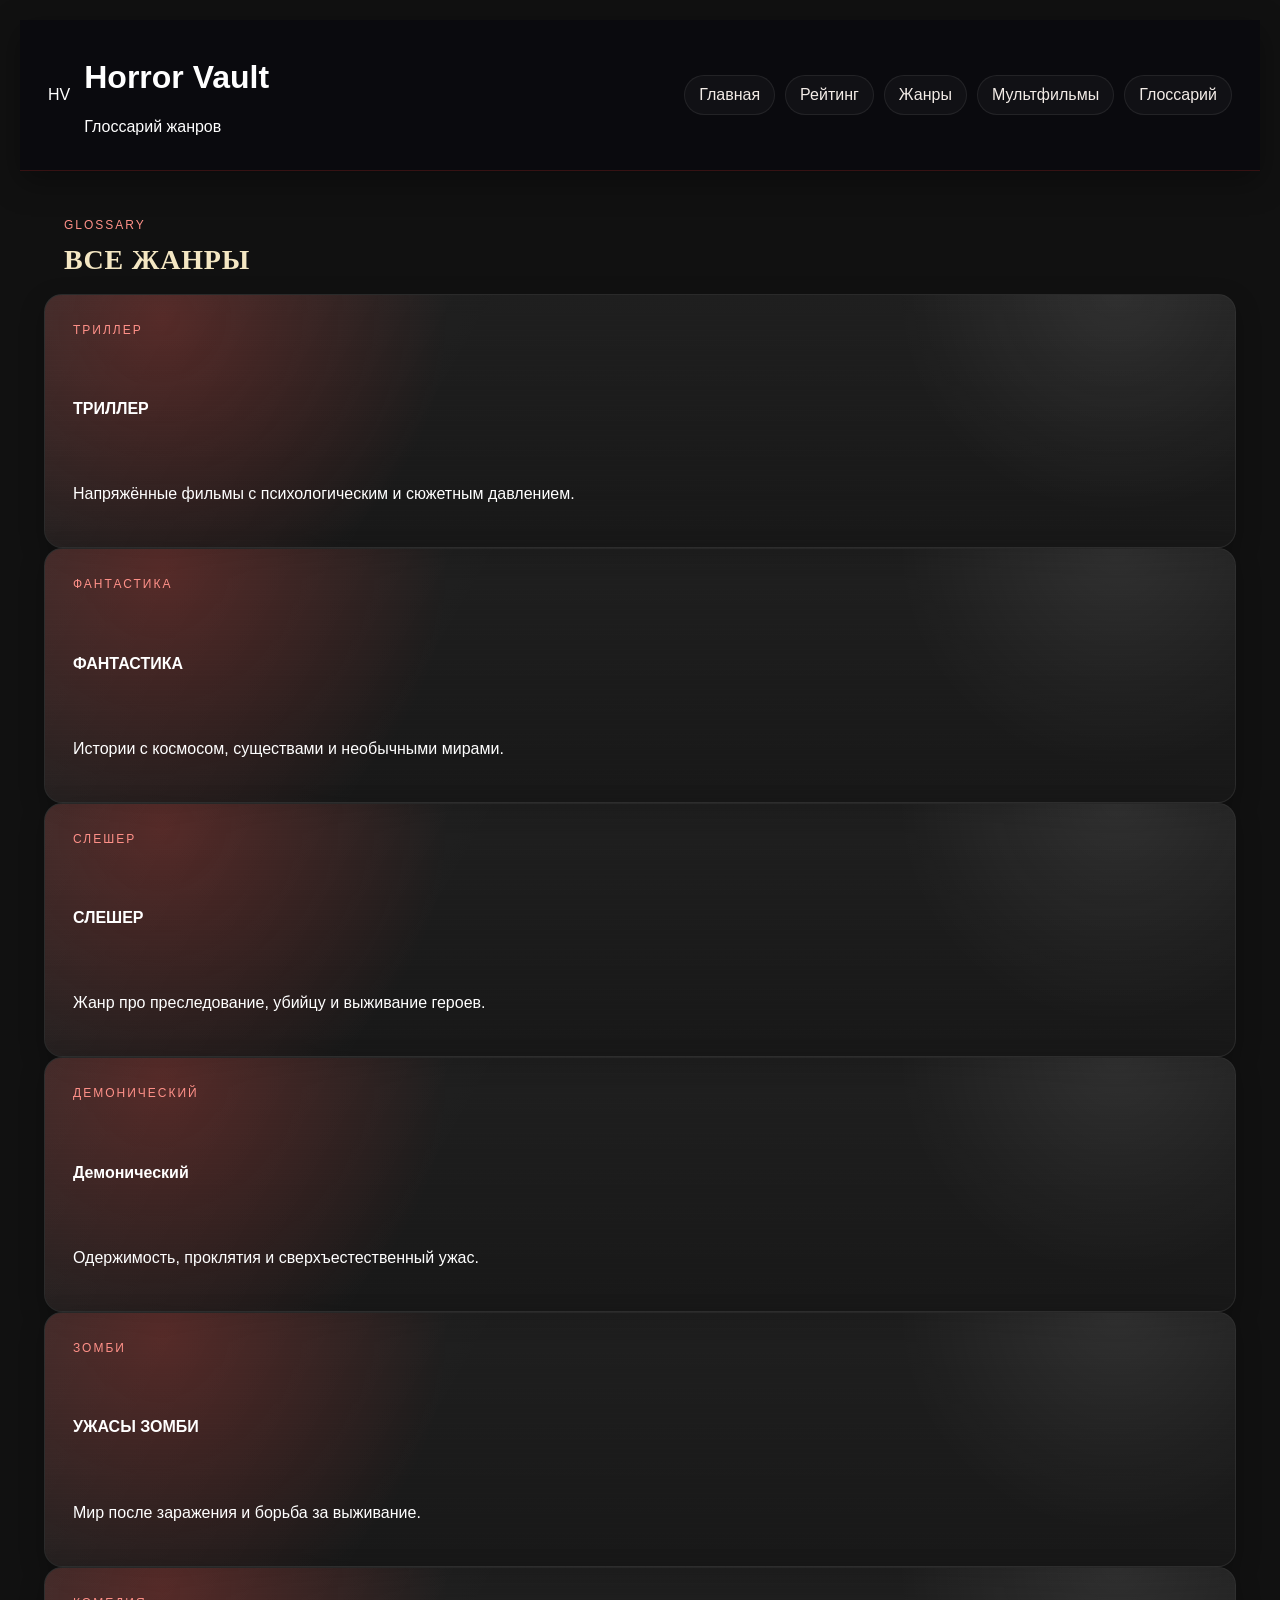
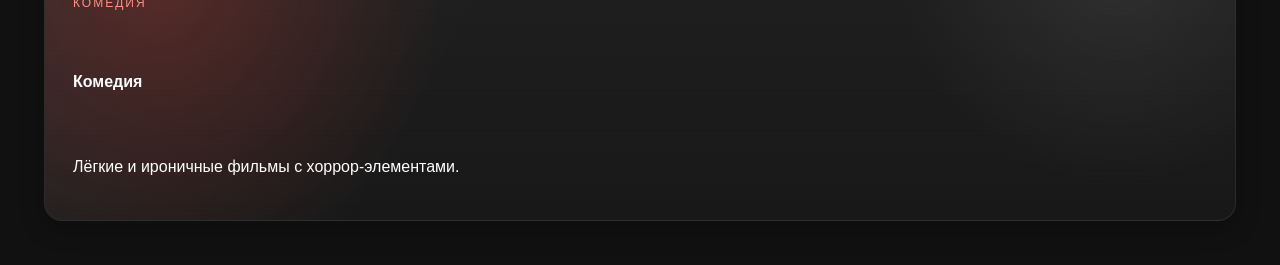
<file: index.html/genre.html>
<!DOCTYPE html>
<html lang="ru">
<head>
  <meta charset="UTF-8" />
  <meta name="viewport" content="width=device-width, initial-scale=1.0" />
  <title>Жанры</title>
  <link rel="stylesheet" href="style.css" />
</head>
<body>
  <div class="bg-glow bg-glow-1"></div>
  <div class="bg-glow bg-glow-2"></div>

  <header class="topbar">
    <div class="brand">
      <div class="brand-mark">HV</div>
      <div>
        <h1>Horror Vault</h1>
        <p>Глоссарий жанров</p>
      </div>
    </div>
    <nav class="topnav">
      <a href="index.html">Главная</a>
      <a href="rating.html">Рейтинг</a>
      <a href="genre.html">Жанры</a>
      <a href="cartoons.html">Мультфильмы</a>
      <a href="series.html>Сериалы</a>
      <a href="glossary.html">Глоссарий</a>
    </nav>
  </header>

  <main class="page">
    <section class="section-head">
      <div>
        <span class="eyebrow">Glossary</span>
        <h3>Все жанры</h3>
      </div>
    </section>

    <section class="movie-grid">
      <article class="movie-card"><span class="eyebrow">Триллер</span><h4>ТРИЛЛЕР</h4><p class="movie-desc">Напряжённые фильмы с психологическим и сюжетным давлением.</p></article>
      <article class="movie-card"><span class="eyebrow">Фантастика</span><h4>ФАНТАСТИКА</h4><p class="movie-desc">Истории с космосом, существами и необычными мирами.</p></article>
      <article class="movie-card"><span class="eyebrow">Слешер</span><h4>СЛЕШЕР</h4><p class="movie-desc">Жанр про преследование, убийцу и выживание героев.</p></article>
      <article class="movie-card"><span class="eyebrow">Демонический</span><h4>Демонический</h4><p class="movie-desc">Одержимость, проклятия и сверхъестественный ужас.</p></article>
      <article class="movie-card"><span class="eyebrow">Зомби</span><h4>УЖАСЫ ЗОМБИ</h4><p class="movie-desc">Мир после заражения и борьба за выживание.</p></article>
      <article class="movie-card"><span class="eyebrow">Комедия</span><h4>Комедия</h4><p class="movie-desc">Лёгкие и ироничные фильмы с хоррор-элементами.</p></article>
    </section>
  </main>
</body>
</html>
</file>
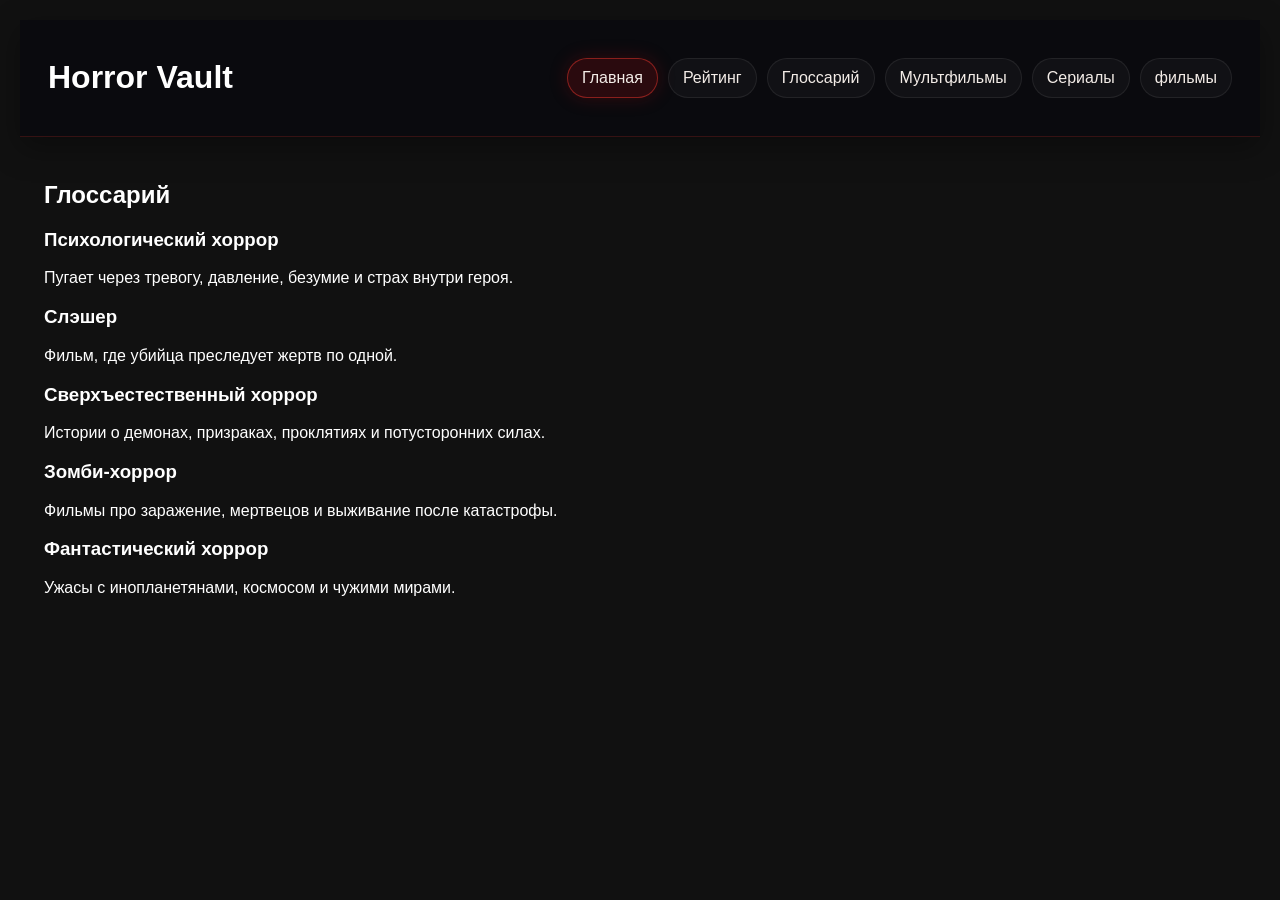
<file: index.html/glossary.html>
<!DOCTYPE html>
<html lang="ru">
<head>
  <meta charset="UTF-8" />
  <meta name="viewport" content="width=device-width, initial-scale=1.0" />
  <title>Глоссарий жанров</title>
  <link rel="stylesheet" href="style.css" />
</head>
<body>
  <header class="topbar">
    <div class="brand"><h1>Horror Vault</h1></div>
    <nav class="topnav">
    <a href="index.html" class="active">Главная</a>
      <a href="rating.html">Рейтинг</a>
      <a href="glossary.html">Глоссарий</a>
      <a href="cartoons.html">Мультфильмы</a>
      <a href="series.html">Сериалы</a>
      <a href="kino.html">фильмы</a>
    </nav>
  </header>

  <main class="page">
    <h2>Глоссарий</h2>
    <div id="glossaryList"></div>
  </main>

  <script src="movie.js"></script>
</body>
</html>
</file>
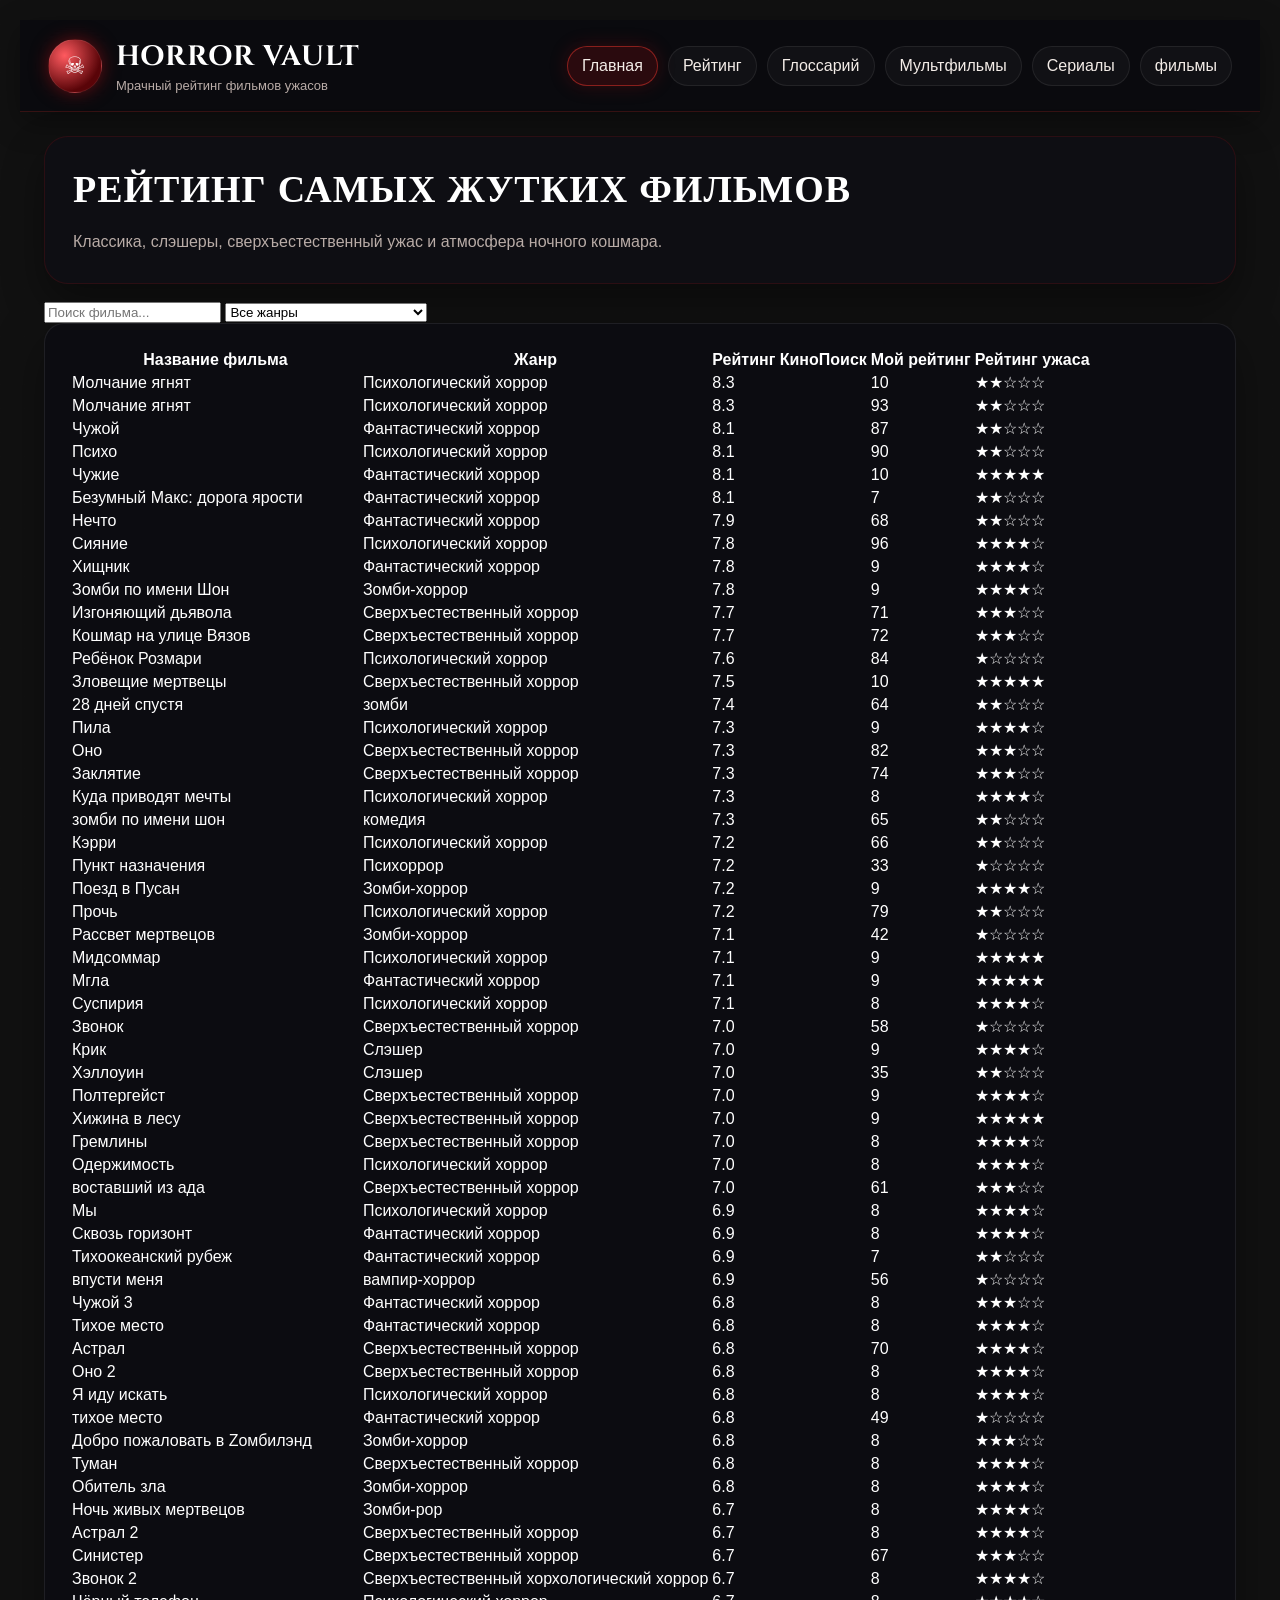
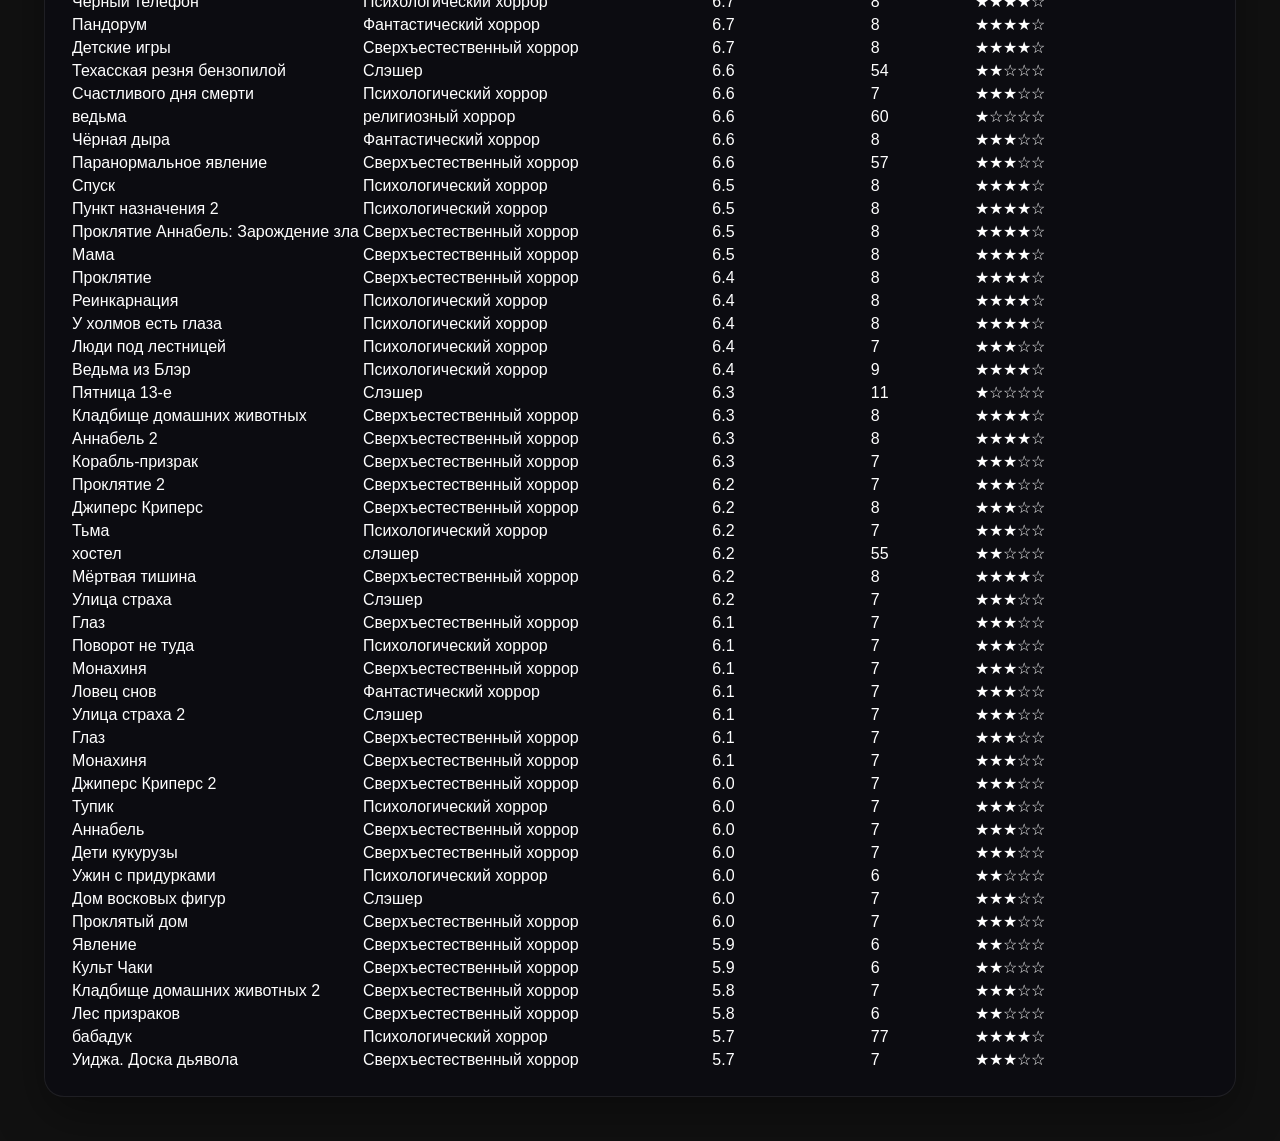
<file: index.html/rating.html>
<!DOCTYPE html>
<html lang="ru">
<head>
  <meta charset="UTF-8" />
  <meta name="viewport" content="width=device-width, initial-scale=1.0" />
  <title>Horror Vault</title>
  <link rel="preconnect" href="https://fonts.googleapis.com">
  <link rel="preconnect" href="https://fonts.gstatic.com" crossorigin>
  <link href="https://fonts.googleapis.com/css2?family=Cinzel:wght@500;700&family=Inter:wght@400;500;700&display=swap" rel="stylesheet">
  <link rel="stylesheet" href="style.css" />
</head>
<body>
  <div class="bg-noise"></div>

  <header class="topbar">
    <div class="brand">
      <div class="logo-mark">☠</div>
      <div class="brand-text">
        <h1>Horror Vault</h1>
        <p>Мрачный рейтинг фильмов ужасов</p>
      </div>
    </div>

    <nav class="topnav">
      <a href="index.html" class="active">Главная</a>
      <a href="rating.html">Рейтинг</a>
      <a href="glossary.html">Глоссарий</a>
      <a href="cartoons.html">Мультфильмы</a>
      <a href="series.html">Сериалы</a>
      <a href="kino.html">фильмы</a>
    </nav>
  </header>

  <main class="page">
    <section class="hero">
      <div>
        <h2>Рейтинг самых жутких фильмов</h2>
        <p>Классика, слэшеры, сверхъестественный ужас и атмосфера ночного кошмара.</p>
      </div>
    </section>

    <section class="filters">
      <input id="searchInput" type="text" placeholder="Поиск фильма..." />
      <select id="genreFilter">
        <option value="">Все жанры</option>
        <option value="Слэшер">Слэшер</option>
        <option value="Психологический хоррор">Психологический хоррор</option>
        <option value="Сверхъестественный хоррор">Сверхъестественный хоррор</option>
        <option value="Зомби-хоррор">Зомби-хоррор</option>
        <option value="Фантастический хоррор">Фантастический хоррор</option>
      </select>
    </section>

    <section class="panel">
      <table class="rating-table" id="ratingTable">
        <thead>
          <tr>
            <th data-col="film" style="cursor:pointer;">Название фильма</th>
            <th data-col="genre" style="cursor:pointer;">Жанр</th>
            <th data-col="kinopoisk" style="cursor:pointer;">Рейтинг КиноПоиск</th>
            <th data-col="myRating" style="cursor:pointer;">Мой рейтинг</th>
            <th data-col="horrorRate" style="cursor:pointer;">Рейтинг ужаса</th>
          </tr>
        </thead>
        <tbody id="movieTableBody"></tbody>
      </table>
    </section>
  </main>

  <script src="movie.js"></script>
</body>
</html>
</file>
<file: index.html/style.css>
:root{
  --bg:#050507;
  --panel:#111118;
  --text:#f3ece7;
  --muted:#b9aca7;
  --accent:#b11217;
  --accent2:#ff3b30;
  --line:rgba(255,59,48,.18);
}

*{box-sizing:border-box}
html,body{margin:0;padding:0}
body{
  min-height:100vh;
  font-family:Inter,system-ui,sans-serif;
  color:var(--text);
  background:
    radial-gradient(circle at top, rgba(177,18,23,.22), transparent 30%),
    linear-gradient(180deg, #0a0a0f 0%, #050506 100%);
}

.bg-noise{
  position:fixed;
  inset:0;
  pointer-events:none;
  opacity:.08;
  background-image:linear-gradient(rgba(255,255,255,.05) 1px, transparent 1px), linear-gradient(90deg, rgba(255,255,255,.05) 1px, transparent 1px);
  background-size:24px 24px;
  z-index:0;
}

.topbar,.page{position:relative;z-index:1}

.topbar{
  display:flex;
  justify-content:space-between;
  align-items:center;
  gap:20px;
  padding:18px 28px;
  background:rgba(10,10,14,.88);
  border-bottom:1px solid var(--line);
  backdrop-filter:blur(12px);
  box-shadow:0 10px 30px rgba(0,0,0,.35);
}

.brand{display:flex;align-items:center;gap:14px}
.logo-mark{
  width:54px;height:54px;border-radius:50%;
  display:grid;place-items:center;font-size:24px;color:#fff;
  background:radial-gradient(circle at 30% 30%, #ff5a5f, #590408 70%);
  box-shadow:0 0 18px rgba(177,18,23,.55);
  border:1px solid rgba(255,255,255,.08);
}
.brand-text h1{
  margin:0;font-family:Cinzel,serif;font-size:28px;letter-spacing:1px;text-transform:uppercase;
}
.brand-text p{margin:3px 0 0;color:var(--muted);font-size:13px}

.topnav{display:flex;flex-wrap:wrap;gap:10px}
.topnav a{
  color:var(--text);text-decoration:none;padding:10px 14px;
  border:1px solid rgba(255,255,255,.08);border-radius:999px;background:rgba(255,255,255,.03);
}
.topnav a:hover,.topnav a.active{
  background:rgba(177,18,23,.2);
  border-color:rgba(255,59,48,.45);
  box-shadow:0 0 18px rgba(177,18,23,.25);
}

.page{max-width:1280px;margin:0 auto;padding:30px 20px 60px}

.hero,.panel{
  background:rgba(14,14,20,.94);
  border:1px solid rgba(177,18,23,.18);
  border-radius:24px;
  box-shadow:0 18px 40px rgba(0,0,0,.4);
}

.hero{
  padding:28px;
  margin-bottom:18px;
}

.hero-split{
  display:grid;
  grid-template-columns:1.2fr .8fr;
  gap:24px;
  align-items:center;
}

.eyebrow{
  display:inline-block;
  margin-bottom:12px;
  color:#ff9189;
  font-size:12px;
  letter-spacing:2px;
  text-transform:uppercase;
}

.hero h2{
  margin:0 0 12px;
  font-family:Cinzel,serif;
  text-transform:uppercase;
  font-size:38px;
  letter-spacing:1px;
}

.hero p{margin:0;color:var(--muted);line-height:1.7;max-width:800px}

.hero-copy{display:flex;flex-direction:column;gap:16px}
.hero-actions{display:flex;gap:12px;flex-wrap:wrap}
.btn{
  border:none;border-radius:14px;padding:13px 18px;
  cursor:pointer;text-decoration:none;font-weight:700;
}
.btn-primary{
  background:linear-gradient(135deg, var(--accent), var(--accent2));
  color:#fff;
  box-shadow:0 10px 24px rgba(177,18,23,.28);
}
.btn-ghost{
  background:rgba(255,255,255,.04);
  color:var(--text);
  border:1px solid rgba(255,255,255,.1);
}

.hero-poster-wrap {
  position: relative;
  width: 100%;
  max-width: 380px;
  height: 520px;
  margin: 0 auto;
  border-radius: 22px;
  overflow: hidden;
  border: 1px solid rgba(255, 59, 48, 0.15);
  background: #09090d;
}

.hero-poster {
  width: 100%;
  height: 100%;
  object-fit: contain;
  display: block;
  background: #09090d;
}

.poster-label {
  position: absolute;
  top: 14px;
  left: 14px;
  z-index: 5;
  padding: 8px 12px;
  border-radius: 999px;
  background: rgba(0, 0, 0, 0.65);
  color: #fff;
  font-size: 12px;
  letter-spacing: 1px;
  text-transform: uppercase;
  pointer-events: none;
}

.grid-two{
  display:grid;
  grid-template-columns:1fr 1fr;
  gap:18px;
  margin-bottom:18px;
}

.section-head{
  display:flex;
  justify-content:space-between;
  align-items:end;
  gap:16px;
  padding:20px 20px 0;
}
.section-head h3{
  margin:0;
  font-family:Cinzel,serif;
  text-transform:uppercase;
  letter-spacing:.8px;
  font-size:20px;
}
.section-head p{margin:0;color:var(--muted);font-size:13px}

.top3-row{
  display:flex;
  gap:14px;
  padding:20px;
  overflow-x:auto;
}
.mini-card{
  min-width:220px;
  background:rgba(255,255,255,.03);
  border:1px solid rgba(255,255,255,.08);
  border-radius:18px;
  padding:14px;
  text-decoration:none;
  color:var(--text);
}
.mini-card img{
  width:100%;
  height:220px;
  object-fit:cover;
  border-radius:14px;
  margin-bottom:12px;
  filter:brightness(.82) contrast(1.05);
}
.mini-card h4{margin:0 0 6px;font-size:16px}
.mini-card p{margin:0;color:var(--muted);font-size:13px;line-height:1.5}

.fact-card,.news-list,.poll,.release-list,.disclaimer{padding:20px}
.fact-card{color:var(--text);line-height:1.7}
.news-list{display:grid;gap:14px}
.news-item{
  padding:14px 16px;border-radius:16px;
  background:rgba(255,255,255,.03);
  border:1px solid rgba(255,255,255,.07);
}
.news-date{display:block;color:#ff9a93;font-size:12px;margin-bottom:6px}
.news-item h4{margin:0;font-size:15px;line-height:1.5;font-weight:500}

.poll{display:grid;gap:12px}
.poll label{
  display:flex;gap:10px;align-items:center;
  padding:12px 14px;border-radius:14px;
  background:rgba(255,255,255,.03);
  border:1px solid rgba(255,255,255,.07);
}
.poll-result{color:#ffb4ad;min-height:24px}

.release-list{display:grid;gap:12px}
.release-item{
  display:flex;justify-content:space-between;gap:14px;
  padding:12px 14px;border-radius:14px;
  background:rgba(255,255,255,.03);
  border:1px solid rgba(255,255,255,.07);
}
.release-item strong{color:#ffb4ad}
.release-item span{color:var(--muted)}

.spotlight{margin-top:18px}
.disclaimer{
  margin:0;
  text-align:center;
  font-family:Cinzel,serif;
  text-transform:uppercase;
  letter-spacing:2px;
  color:#ff7d75;
}

@media (max-width: 860px){
  .topbar{flex-direction:column;align-items:flex-start}
  .hero-split,.grid-two{grid-template-columns:1fr}
  .hero h2{font-size:28px}
  .release-item{flex-direction:column}
}
.movie-page {
  min-height: 100vh;
  padding: 40px 20px 70px;
  display: flex;
  align-items: center;
  justify-content: center;
  background:
    radial-gradient(circle at top, rgba(177, 18, 23, 0.18), transparent 34%),
    linear-gradient(180deg, #07070a 0%, #040405 100%);
}

.movie-card {
  width: 100%;
  max-width: 1180px;
  display: grid;
  grid-template-columns: 360px 1fr;
  gap: 30px;
  padding: 28px;
  border-radius: 30px;
  background: rgba(14, 14, 20, 0.96);
  border: 1px solid rgba(255, 59, 48, 0.18);
  box-shadow: 0 24px 70px rgba(0, 0, 0, 0.58);
  position: relative;
  overflow: hidden;
}

.movie-card::before {
  content: "";
  position: absolute;
  inset: 0;
  background: linear-gradient(135deg, rgba(255,255,255,0.05), transparent 35%);
  pointer-events: none;
}

.movie-card-poster {
  width: 100%;
  height: 560px;
  object-fit: cover;
  border-radius: 24px;
  display: block;
  background: #0b0b0f;
  box-shadow: 0 18px 35px rgba(0, 0, 0, 0.45);
}

.movie-card-info {
  position: relative;
  z-index: 1;
  display: flex;
  flex-direction: column;
  gap: 18px;
  padding: 8px 6px 8px 0;
}

.movie-card-info h1 {
  margin: 0;
  font-family: Cinzel, serif;
  font-size: 48px;
  line-height: 1.04;
  letter-spacing: 1px;
  text-transform: uppercase;
  color: #fff;
}

.movie-card-genre {
  margin: 0;
  display: inline-flex;
  width: fit-content;
  padding: 7px 12px;
  border-radius: 999px;
  background: rgba(255, 59, 48, 0.12);
  border: 1px solid rgba(255, 59, 48, 0.24);
  color: #ffb4ad;
  font-size: 13px;
  letter-spacing: 1px;
  text-transform: uppercase;
}

.movie-card-meta {
  display: grid;
  grid-template-columns: repeat(2, minmax(0, 1fr));
  gap: 12px;
}

.meta-item {
  padding: 14px 16px;
  border-radius: 18px;
  background: rgba(255, 255, 255, 0.04);
  border: 1px solid rgba(255, 255, 255, 0.06);
}

.meta-item span {
  display: block;
  color: #ffb4ad;
  font-size: 12px;
  letter-spacing: 1px;
  text-transform: uppercase;
  margin-bottom: 6px;
}

.meta-item strong {
  color: #fff;
  font-size: 16px;
}

.movie-card-section {
  padding: 18px 20px;
  border-radius: 20px;
  background: rgba(255, 255, 255, 0.035);
  border: 1px solid rgba(255, 255, 255, 0.06);
}

.movie-card-section h3 {
  margin: 0 0 10px;
  font-family: Cinzel, serif;
  font-size: 20px;
  text-transform: uppercase;
  letter-spacing: 1px;
  color: #fff;
}

.movie-card-section p {
  margin: 0;
  color: #ddd4cf;
  line-height: 1.8;
  font-size: 15px;
}

.movie-card-quote {
  margin: 0;
  padding: 18px 20px;
  border-left: 4px solid #ff3b30;
  background: rgba(255, 255, 255, 0.04);
  border-radius: 18px;
  color: #fff;
  font-style: italic;
}

.movie-card-badges {
  display: flex;
  flex-wrap: wrap;
  gap: 10px;
}

.badge {
  display: inline-flex;
  align-items: center;
  gap: 8px;
  padding: 9px 14px;
  border-radius: 999px;
  background: rgba(255, 59, 48, 0.10);
  border: 1px solid rgba(255, 59, 48, 0.18);
  color: #fff;
  font-size: 13px;
}

.movie-card-bottom {
  display: grid;
  grid-template-columns: 1fr 1fr;
  gap: 16px;
}

.cast-list, .facts-list {
  padding: 18px 20px;
  border-radius: 20px;
  background: rgba(255, 255, 255, 0.035);
  border: 1px solid rgba(255, 255, 255, 0.06);
}

.cast-list h3, .facts-list h3 {
  margin: 0 0 12px;
  font-family: Cinzel, serif;
  text-transform: uppercase;
  font-size: 18px;
  letter-spacing: 1px;
}

.cast-list ul, .facts-list ul {
  margin: 0;
  padding-left: 18px;
  color: #ddd4cf;
  line-height: 1.75;
}

@media (max-width: 980px) {
  .movie-card {
    grid-template-columns: 1fr;
  }

  .movie-card-poster {
    height: 440px;
  }

  .movie-card-info h1 {
    font-size: 34px;
  }

  .movie-card-bottom {
    grid-template-columns: 1fr;
  }
}

@media (max-width: 520px) {
  .movie-page {
    padding: 18px 12px 40px;
  }

  .movie-card {
    padding: 16px;
    border-radius: 22px;
  }

  .movie-card-poster {
    height: 360px;
  }

  .movie-card-info h1 {
    font-size: 28px;
  }

  .movie-card-meta {
    grid-template-columns: 1fr;
  }
}
.movie-page {
  min-height: 100vh;
  padding: 40px 16px 70px;
  display: flex;
  align-items: center;
  justify-content: center;
  background:
    radial-gradient(circle at top, rgba(177, 18, 23, 0.22), transparent 30%),
    radial-gradient(circle at bottom, rgba(0, 0, 0, 0.75), transparent 35%),
    linear-gradient(180deg, #07070a 0%, #020203 100%);
}

.movie-card {
  width: 100%;
  max-width: 1240px;
  position: relative;
  overflow: hidden;
  display: grid;
  grid-template-columns: 380px 1fr;
  gap: 28px;
  padding: 28px;
  border-radius: 32px;
  background:
    linear-gradient(145deg, rgba(23, 23, 31, 0.98), rgba(8, 8, 11, 0.98));
  border: 1px solid rgba(255, 59, 48, 0.18);
  box-shadow:
    0 30px 90px rgba(0, 0, 0, 0.65),
    inset 0 1px 0 rgba(255, 255, 255, 0.04);
}

.movie-card::before {
  content: "";
  position: absolute;
  inset: 0;
  background:
    linear-gradient(115deg, rgba(255, 255, 255, 0.06), transparent 30%),
    radial-gradient(circle at 20% 20%, rgba(255, 59, 48, 0.12), transparent 35%);
  pointer-events: none;
}

.movie-card::after {
  content: "";
  position: absolute;
  inset: 0;
  background-image: linear-gradient(rgba(255,255,255,0.03) 1px, transparent 1px);
  background-size: 100% 4px;
  opacity: 0.07;
  pointer-events: none;
}

.movie-card-poster {
  width: 100%;
  height: 560px;
  object-fit: cover;
  display: block;
  border-radius: 26px;
  background: #0a0a0d;
  border: 1px solid rgba(255, 255, 255, 0.06);
  box-shadow:
    0 18px 40px rgba(0, 0, 0, 0.6),
    0 0 0 1px rgba(255, 59, 48, 0.08);
  filter: saturate(0.9) contrast(1.06) brightness(0.85);
}

.movie-card-info {
  position: relative;
  z-index: 1;
  display: flex;
  flex-direction: column;
  gap: 18px;
  padding: 8px 6px 8px 0;
}

.movie-card-info h1 {
  margin: 0;
  font-family: Cinzel, serif;
  font-size: 54px;
  line-height: 1;
  letter-spacing: 1.5px;
  text-transform: uppercase;
  color: #fff;
  text-shadow:
    0 0 18px rgba(255, 59, 48, 0.18),
    0 8px 20px rgba(0, 0, 0, 0.55);
}

.movie-card-genre {
  margin: 0;
  display: inline-flex;
  width: fit-content;
  padding: 8px 14px;
  border-radius: 999px;
  background: rgba(255, 59, 48, 0.12);
  border: 1px solid rgba(255, 59, 48, 0.24);
  color: #ffb7b2;
  font-size: 12px;
  letter-spacing: 2px;
  text-transform: uppercase;
}

.movie-card-meta {
  display: grid;
  grid-template-columns: repeat(2, minmax(0, 1fr));
  gap: 12px;
}

.meta-item {
  padding: 16px 18px;
  border-radius: 18px;
  background: rgba(255, 255, 255, 0.04);
  border: 1px solid rgba(255, 255, 255, 0.07);
  box-shadow: inset 0 1px 0 rgba(255,255,255,0.03);
}

.meta-item span {
  display: block;
  margin-bottom: 8px;
  color: #ff8f88;
  font-size: 11px;
  letter-spacing: 1.7px;
  text-transform: uppercase;
}

.meta-item strong {
  color: #fff;
  font-size: 16px;
  line-height: 1.45;
}

.movie-card-section {
  padding: 20px 22px;
  border-radius: 22px;
  background:
    linear-gradient(180deg, rgba(255,255,255,0.04), rgba(255,255,255,0.025));
  border: 1px solid rgba(255, 255, 255, 0.06);
  position: relative;
}

.movie-card-section h3 {
  margin: 0 0 12px;
  font-family: Cinzel, serif;
  text-transform: uppercase;
  letter-spacing: 1.3px;
  font-size: 18px;
  color: #fff;
}

.movie-card-section p {
  margin: 0;
  color: #d8cdc8;
  line-height: 1.85;
  font-size: 15px;
}

.movie-card-quote {
  margin: 0;
  padding: 18px 20px;
  border-left: 4px solid #ff3b30;
  background: rgba(255, 255, 255, 0.035);
  border-radius: 18px;
  color: #fff;
  font-style: italic;
  line-height: 1.75;
}

.movie-card-badges {
  display: flex;
  flex-wrap: wrap;
  gap: 10px;
}

.badge {
  display: inline-flex;
  align-items: center;
  gap: 8px;
  padding: 9px 14px;
  border-radius: 999px;
  background: rgba(255, 59, 48, 0.10);
  border: 1px solid rgba(255, 59, 48, 0.18);
  color: #fff;
  font-size: 13px;
}

.movie-card-bottom {
  display: grid;
  grid-template-columns: 1fr 1fr;
  gap: 16px;
}

.cast-list,
.facts-list {
  padding: 20px 22px;
  border-radius: 22px;
  background: rgba(255, 255, 255, 0.035);
  border: 1px solid rgba(255, 255, 255, 0.06);
}

.cast-list h3,
.facts-list h3 {
  margin: 0 0 12px;
  font-family: Cinzel, serif;
  text-transform: uppercase;
  letter-spacing: 1.2px;
  font-size: 17px;
  color: #fff;
}

.cast-list ul,
.facts-list ul {
  margin: 0;
  padding-left: 18px;
  color: #d8cdc8;
  line-height: 1.8;
}

@media (max-width: 1024px) {
  .movie-card {
    grid-template-columns: 1fr;
  }

  .movie-card-poster {
    height: 460px;
  }

  .movie-card-info h1 {
    font-size: 36px;
  }
}

@media (max-width: 640px) {
  .movie-page {
    padding: 16px 10px 36px;
  }

  .movie-card {
    padding: 14px;
    border-radius: 24px;
    gap: 16px;
  }

  .movie-card-poster {
    height: 360px;
    border-radius: 20px;
  }

  .movie-card-info h1 {
    font-size: 28px;
  }

  .movie-card-meta,
  .movie-card-bottom {
    grid-template-columns: 1fr;
  }
}
body {
  margin: 0;
  background:
    radial-gradient(circle at top, rgba(255, 0, 0, 0.12), transparent 28%),
    radial-gradient(circle at bottom, rgba(0, 0, 0, 0.8), transparent 38%),
    linear-gradient(180deg, #050507 0%, #010102 100%);
  color: #f2e9e4;
  font-family: Inter, Arial, sans-serif;
}

.movie-page {
  min-height: 100vh;
  padding: 32px 14px 60px;
  display: flex;
  align-items: center;
  justify-content: center;
  background: transparent;
}

.movie-card {
  width: min(1240px, 100%);
  display: grid;
  grid-template-columns: 390px 1fr;
  gap: 30px;
  padding: 28px;
  border-radius: 34px;
  position: relative;
  overflow: hidden;
  background:
    linear-gradient(145deg, rgba(18, 18, 24, 0.98), rgba(6, 6, 8, 0.98));
  border: 1px solid rgba(255, 59, 48, 0.22);
  box-shadow:
    0 28px 90px rgba(0, 0, 0, 0.7),
    0 0 0 1px rgba(255, 255, 255, 0.02) inset;
  isolation: isolate;
}

.movie-card::before {
  content: "";
  position: absolute;
  inset: -2px;
  background:
    radial-gradient(circle at 10% 10%, rgba(255, 59, 48, 0.22), transparent 26%),
    radial-gradient(circle at 90% 0%, rgba(255, 255, 255, 0.08), transparent 20%),
    linear-gradient(120deg, rgba(255,255,255,0.05), transparent 35%);
  z-index: -1;
  pointer-events: none;
}

.movie-card::after {
  content: "";
  position: absolute;
  inset: 0;
  background-image: linear-gradient(rgba(255,255,255,0.03) 1px, transparent 1px);
  background-size: 100% 5px;
  opacity: 0.08;
  pointer-events: none;
}

.movie-card-poster {
  width: 100%;
  height: 590px;
  object-fit: cover;
  display: block;
  border-radius: 26px;
  background: #0b0b0e;
  border: 1px solid rgba(255, 255, 255, 0.08);
  box-shadow:
    0 20px 50px rgba(0, 0, 0, 0.62),
    0 0 0 1px rgba(255, 59, 48, 0.10);
  filter: saturate(0.92) contrast(1.08) brightness(0.82);
}

.movie-card-info {
  position: relative;
  z-index: 1;
  display: flex;
  flex-direction: column;
  gap: 16px;
  padding-right: 8px;
}

.movie-card-info h1 {
  margin: 0;
  font-family: Cinzel, serif;
  font-size: 54px;
  line-height: 0.98;
  letter-spacing: 1.2px;
  text-transform: uppercase;
  color: #fff;
  text-shadow: 0 0 18px rgba(255, 59, 48, 0.16);
}

.movie-card-genre {
  margin: 0;
  display: inline-flex;
  width: fit-content;
  padding: 8px 14px;
  border-radius: 999px;
  background: rgba(255, 59, 48, 0.14);
  border: 1px solid rgba(255, 59, 48, 0.22);
  color: #ffbeb8;
  font-size: 12px;
  letter-spacing: 2px;
  text-transform: uppercase;
}

.movie-card-meta {
  display: grid;
  grid-template-columns: repeat(2, minmax(0, 1fr));
  gap: 12px;
}

.meta-item {
  padding: 15px 16px;
  border-radius: 18px;
  background: rgba(255, 255, 255, 0.04);
  border: 1px solid rgba(255, 255, 255, 0.06);
}

.meta-item span {
  display: block;
  margin-bottom: 7px;
  color: #ff928a;
  font-size: 11px;
  letter-spacing: 1.6px;
  text-transform: uppercase;
}

.meta-item strong {
  color: #fff;
  font-size: 16px;
  line-height: 1.4;
}

.movie-card-section {
  padding: 18px 20px;
  border-radius: 22px;
  background: rgba(255, 255, 255, 0.035);
  border: 1px solid rgba(255, 255, 255, 0.06);
}

.movie-card-section h3 {
  margin: 0 0 10px;
  font-family: Cinzel, serif;
  text-transform: uppercase;
  font-size: 18px;
  letter-spacing: 1.2px;
  color: #fff;
}

.movie-card-section p {
  margin: 0;
  color: #ddd2cc;
  line-height: 1.85;
  font-size: 15px;
}

.movie-card-quote {
  margin: 0;
  padding: 18px 20px;
  border-left: 4px solid #ff3b30;
  background: rgba(255, 255, 255, 0.04);
  border-radius: 18px;
  color: #fff;
  font-style: italic;
  line-height: 1.75;
}

.movie-card-badges {
  display: flex;
  flex-wrap: wrap;
  gap: 10px;
}

.badge {
  display: inline-flex;
  align-items: center;
  gap: 8px;
  padding: 9px 14px;
  border-radius: 999px;
  background: rgba(255, 59, 48, 0.12);
  border: 1px solid rgba(255, 59, 48, 0.18);
  color: #fff;
  font-size: 13px;
}

.movie-card-bottom {
  display: grid;
  grid-template-columns: 1fr 1fr;
  gap: 16px;
}

.cast-list,
.facts-list {
  padding: 18px 20px;
  border-radius: 22px;
  background: rgba(255, 255, 255, 0.035);
  border: 1px solid rgba(255, 255, 255, 0.06);
}

.cast-list h3,
.facts-list h3 {
  margin: 0 0 12px;
  font-family: Cinzel, serif;
  text-transform: uppercase;
  font-size: 17px;
  letter-spacing: 1.1px;
  color: #fff;
}

.cast-list ul,
.facts-list ul {
  margin: 0;
  padding-left: 18px;
  color: #ddd2cc;
  line-height: 1.8;
}

@media (max-width: 1024px) {
  .movie-card {
    grid-template-columns: 1fr;
  }

  .movie-card-poster {
    height: 450px;
  }

  .movie-card-info h1 {
    font-size: 38px;
  }
}

@media (max-width: 640px) {
  .movie-page {
    padding: 12px 10px 34px;
  }

  .movie-card {
    padding: 14px;
    border-radius: 24px;
    gap: 16px;
  }

  .movie-card-poster {
    height: 360px;
    border-radius: 20px;
  }

  .movie-card-info h1 {
    font-size: 28px;
  }

  .movie-card-meta,
  .movie-card-bottom {
    grid-template-columns: 1fr;
  }
}
.movie-card-left {
  display: flex;
  flex-direction: column;
  gap: 16px;
}

.trailer-block {
  padding: 16px 16px 18px;
  border-radius: 22px;
  background: rgba(255, 255, 255, 0.035);
  border: 1px solid rgba(255, 255, 255, 0.06);
}

.trailer-block h3 {
  margin: 0 0 12px;
  font-family: Cinzel, serif;
  text-transform: uppercase;
  letter-spacing: 1.1px;
  font-size: 16px;
  color: #fff;
}

.youtube-video-container {
  position: relative;
  width: 100%;
  overflow: hidden;
  border-radius: 18px;
  aspect-ratio: 16 / 9;
  background: #000;
}

.youtube-video-container iframe {
  position: absolute;
  inset: 0;
  width: 100%;
  height: 100%;
  border: 0;
}

.trailer-empty {
  margin: 0;
  color: #d8cdc8;
  line-height: 1.7;
}
.movie-card-left {
  display: flex;
  flex-direction: column;
  gap: 16px;
}

.trailer-block {
  padding: 16px 16px 18px;
  border-radius: 22px;
  background: rgba(255, 255, 255, 0.035);
  border: 1px solid rgba(255, 255, 255, 0.06);
}

.trailer-block h3 {
  margin: 0 0 12px;
  font-family: Cinzel, serif;
  text-transform: uppercase;
  letter-spacing: 1.1px;
  font-size: 16px;
  color: #fff;
}

.youtube-video-container {
  position: relative;
  width: 100%;
  aspect-ratio: 16 / 9;
  overflow: hidden;
  border-radius: 18px;
  background: #000;
}

.youtube-video-container iframe {
  position: absolute;
  inset: 0;
  width: 100%;
  height: 100%;
  border: 0;
}

.trailer-empty {
  margin: 0;
  color: #d8cdc8;
  line-height: 1.7;
}
body {
  font-family: Arial, sans-serif;
  background: #111;
  color: #fff;
  margin: 0;
  padding: 20px;
}

.movies-grid {
  display: grid;
  grid-template-columns: repeat(auto-fill, minmax(160px, 1fr));
  gap: 16px;
}

.movie-card {
  background: #1c1c1c;
  border-radius: 12px;
  overflow: hidden;
  box-shadow: 0 4px 16px rgba(0,0,0,.35);
}

.movie-card img {
  width: 100%;
  height: 240px;
  object-fit: cover;
  display: block;
}

.movie-title {
  padding: 10px;
  font-size: 14px;
  text-align: center;
}
#seriesGrid {
  display: grid;
  grid-template-columns: repeat(auto-fit, minmax(220px, 1fr));
  gap: 20px;
  margin-top: 20px;
}

.movie-card {
  background: #181818;
  border: 1px solid #2a2a2a;
  border-radius: 16px;
  overflow: hidden;
  color: #fff;
  text-decoration: none;
  box-shadow: 0 8px 24px rgba(0, 0, 0, 0.25);
  transition: transform 0.2s ease, box-shadow 0.2s ease;
}

.movie-card:hover {
  transform: translateY(-4px);
  box-shadow: 0 12px 30px rgba(0, 0, 0, 0.35);
}

.movie-poster {
  width: 100%;
  aspect-ratio: 2 / 3;
  background: #111;
}

.movie-poster img {
  width: 100%;
  height: 100%;
  object-fit: cover;
  display: block;
}

.movie-info {
  padding: 14px;
}

.movie-title {
  margin: 0 0 6px;
  font-size: 18px;
  line-height: 1.2;
}

.movie-original,
.movie-year,
.movie-rating,
.movie-director {
  margin: 4px 0;
  color: #cfcfcf;
  font-size: 14px;
}
#seriesGrid {
  display: grid;
  grid-template-columns: repeat(auto-fit, minmax(220px, 1fr));
  gap: 20px;
  margin-top: 20px;
}

.movie-card {
  display: block;
  text-decoration: none;
  color: inherit;
  background: #181818;
  border: 1px solid #2a2a2a;
  border-radius: 16px;
  overflow: hidden;
  box-shadow: 0 8px 24px rgba(0, 0, 0, 0.25);
  transition: transform 0.2s ease, box-shadow 0.2s ease;
}

.movie-card:hover {
  transform: translateY(-4px);
  box-shadow: 0 12px 30px rgba(0, 0, 0, 0.35);
}

.movie-poster {
  width: 100%;
  aspect-ratio: 2 / 3;
  background: #111;
}

.movie-poster img {
  width: 100%;
  height: 100%;
  object-fit: cover;
  display: block;
}

.movie-info {
  padding: 14px;
}

.movie-title {
  margin: 0 0 6px;
  font-size: 18px;
  line-height: 1.2;
}

.movie-original,
.movie-year,
.movie-rating,
.movie-director {
  margin: 4px 0;
  color: #cfcfcf;
  font-size: 14px;
}
/* === Vault pages: series / cartoons / kino === */

.page {
  padding: 24px;
}

.panel {
  max-width: 1200px;
  margin: 0 auto;
  background: rgba(12, 12, 18, 0.92);
  border: 1px solid rgba(255, 255, 255, 0.08);
  border-radius: 20px;
  padding: 24px;
  box-shadow: 0 18px 50px rgba(0, 0, 0, 0.35);
}

.section-head {
  display: flex;
  align-items: center;
  justify-content: space-between;
  margin-bottom: 18px;
}

.section-head h3 {
  margin: 0;
  font-family: "Cinzel", serif;
  font-size: 28px;
  color: #f4e7c3;
}

.controls {
  display: flex;
  gap: 12px;
  flex-wrap: wrap;
  margin-bottom: 22px;
}

.controls input,
.controls select {
  flex: 1 1 240px;
  background: rgba(255, 255, 255, 0.06);
  color: #fff;
  border: 1px solid rgba(255, 255, 255, 0.12);
  border-radius: 12px;
  padding: 12px 14px;
  font: inherit;
  outline: none;
}

.controls input::placeholder {
  color: rgba(255, 255, 255, 0.55);
}

.controls input:focus,
.controls select:focus {
  border-color: #c79b3b;
  box-shadow: 0 0 0 3px rgba(199, 155, 59, 0.18);
}

.movies-grid {
  display: grid;
  grid-template-columns: repeat(auto-fill, minmax(230px, 1fr));
  gap: 20px;
}

.movie-card {
  display: flex;
  flex-direction: column;
  text-decoration: none;
  color: inherit;
  background: linear-gradient(180deg, rgba(255,255,255,0.06), rgba(255,255,255,0.03));
  border: 1px solid rgba(255, 255, 255, 0.08);
  border-radius: 18px;
  overflow: hidden;
  transition: transform 0.2s ease, border-color 0.2s ease, box-shadow 0.2s ease;
}

.movie-card:hover {
  transform: translateY(-4px);
  border-color: rgba(199, 155, 59, 0.45);
  box-shadow: 0 14px 30px rgba(0, 0, 0, 0.28);
}

.movie-poster {
  aspect-ratio: 2 / 3;
  background: #111;
  overflow: hidden;
}

.movie-poster img {
  width: 100%;
  height: 100%;
  object-fit: cover;
  display: block;
}

.movie-info {
  padding: 14px 14px 16px;
}

.movie-title {
  margin: 0 0 6px;
  font-size: 18px;
  line-height: 1.2;
  color: #fff;
}

.movie-original,
.movie-year,
.movie-director,
.movie-rating {
  margin: 4px 0;
  font-size: 14px;
  color: rgba(255, 255, 255, 0.72);
}

.movie-rating {
  color: #f4e7c3;
  font-weight: 700;
}

@media (max-width: 768px) {
  .page {
    padding: 16px;
  }

  .panel {
    padding: 16px;
    border-radius: 16px;
  }

  .section-head h3 {
    font-size: 22px;
  }

  .movies-grid {
    grid-template-columns: repeat(auto-fill, minmax(170px, 1fr));
    gap: 14px;
  }

  .controls input,
  .controls select {
    flex: 1 1 100%;
  }
}
</file>
